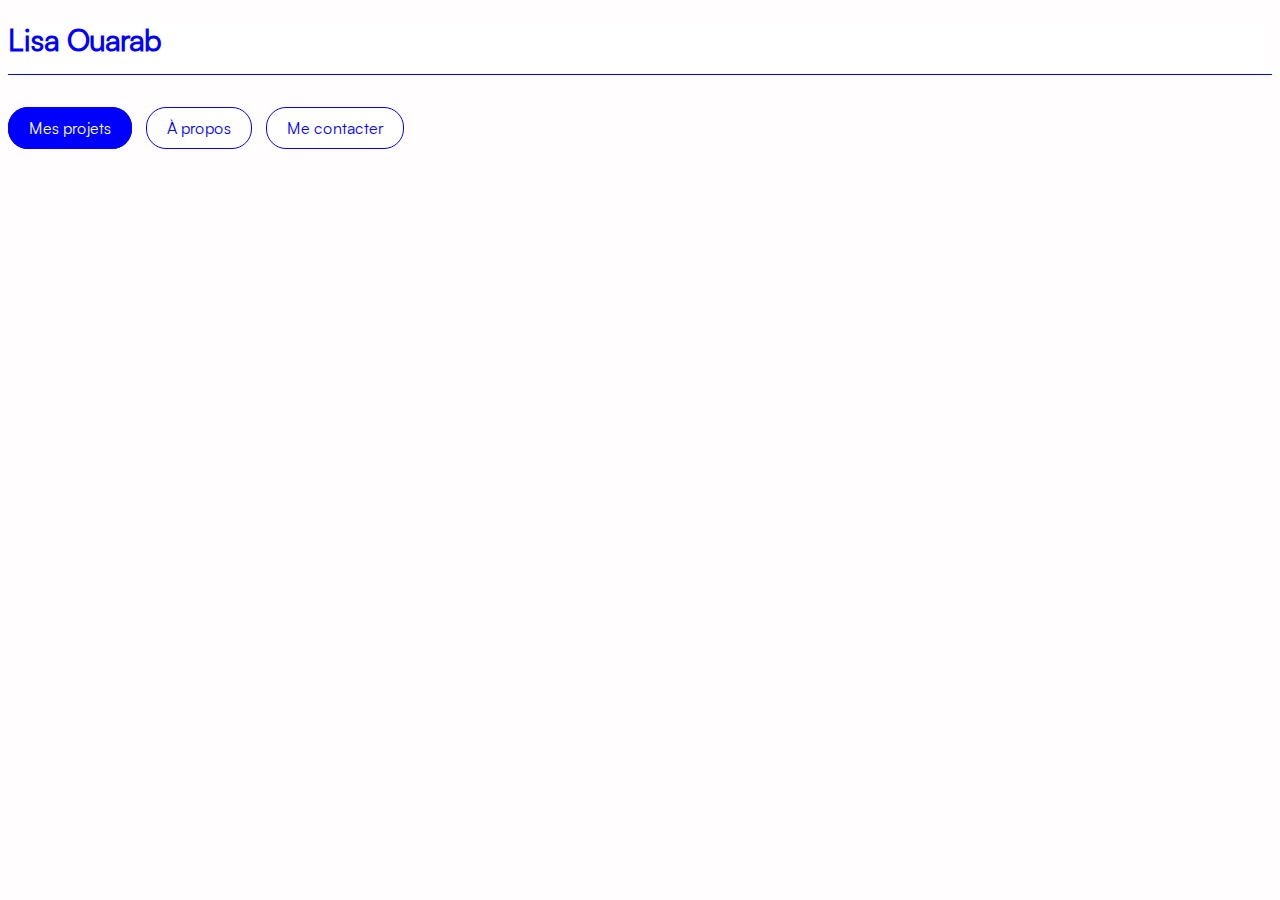
<file: pages/jpo.html>
<!DOCTYPE html>
<html lang="fr">
    <head>
        <meta charset="UTF-8">
        <meta name="viewport"
        content="width=device-width,initial-scale=1.0">
        <title> Lisa.O </title>
        <link rel="stylesheet" href="/style2.css">
    </head>
    <h1>Lisa Ouarab
        <br>
    </h1>
    <br>
   
        <nav class="nav">
         <a class="current" href="/index.html">Mes projets</a>
         <a href="/pages/àpropos.html">À propos</a>
         <a href="/pages/contact.html">Me contacter</a>
         
        </nav>
        <br>
        <br>
          
        <body>
            <div class="grid-main">
                <header class="header">
                    <div class="sticky">
                </header>
            </div>
</file>
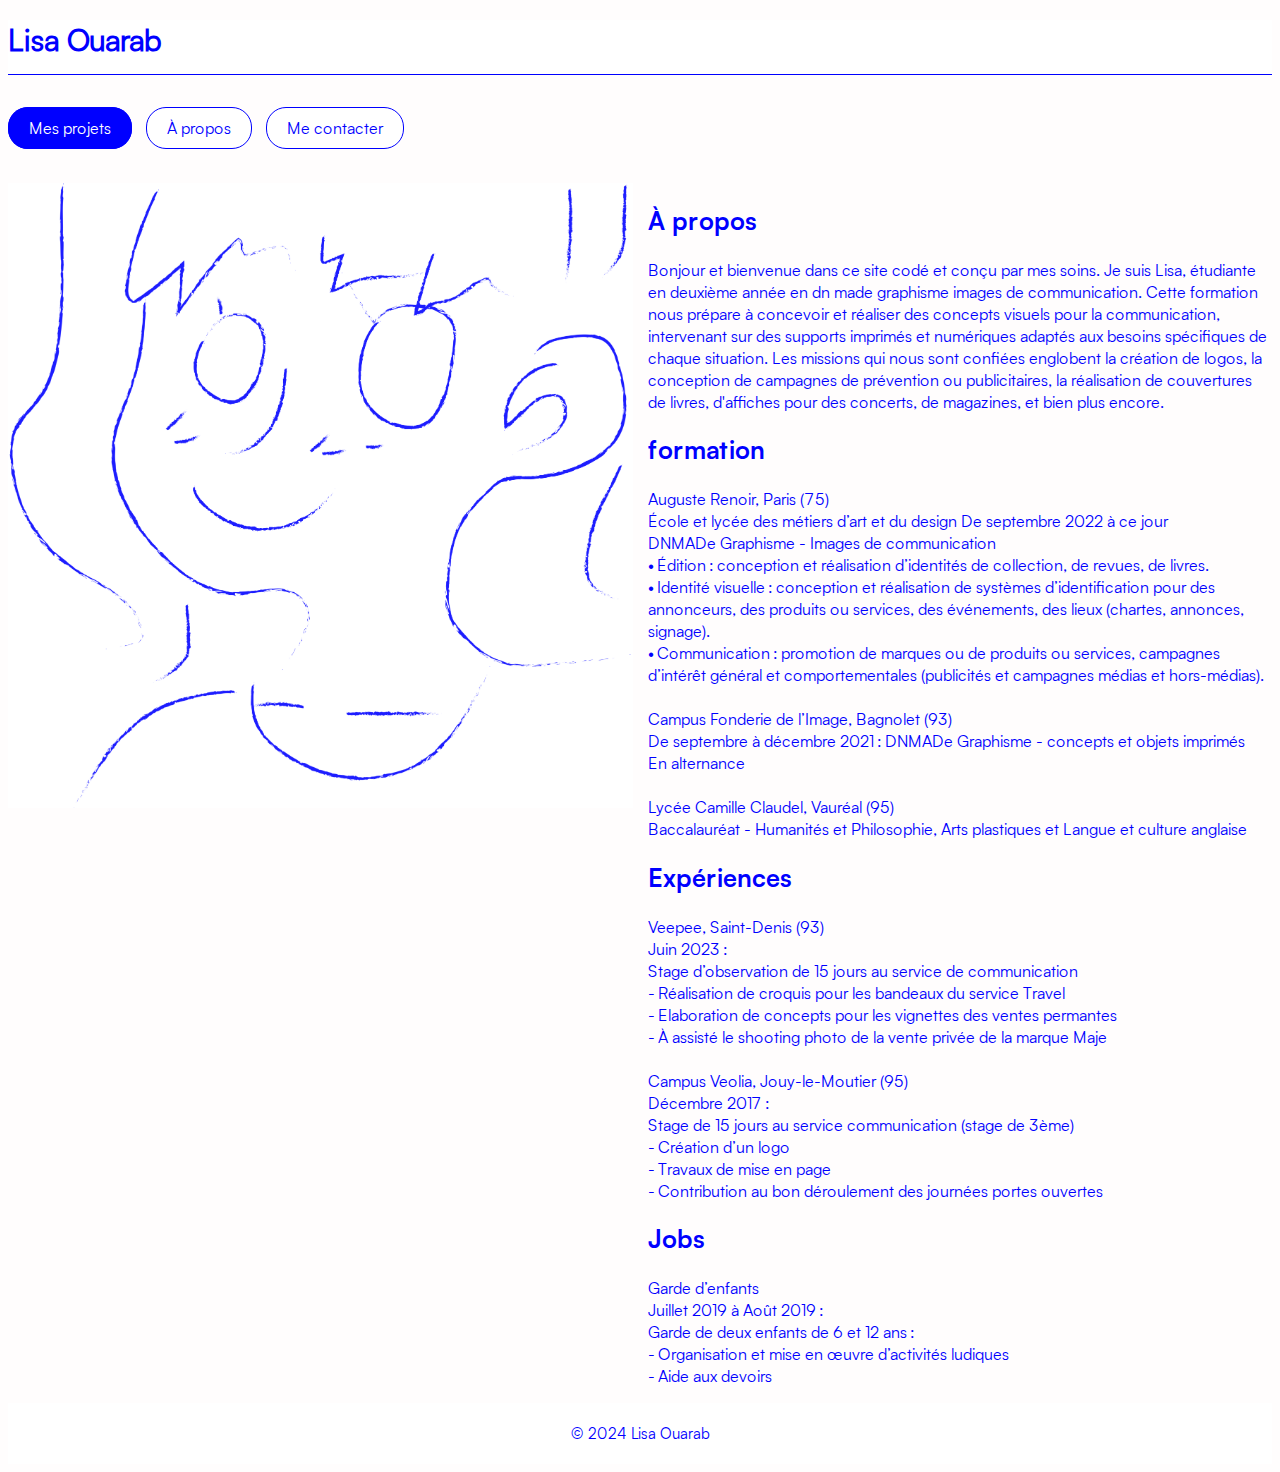
<file: pages/àpropos.html>
<!DOCTYPE html>
<html lang="fr">
    <head>
        <meta charset="UTF-8">
        <meta name="viewport"
        content="width=device-width,initial-scale=1.0">
        <title> Lisa.O </title>
        <link rel="stylesheet" href="/style2.css">
        <link rel="icon" type="image/png" sizes="16x16" href="sources/icone.png">
        <link rel="icon" type="image/png" sizes="32x32" href="sources/icone2.png">
    </head>
    <h1>Lisa Ouarab
        <br>
    </h1>
    <br>
   
        <nav class="nav">
            <a class="current" href="/index.html">Mes projets</a>
            <a href="/pages/àpropos.html">À propos</a>
            <a href="/pages/contact.html">Me contacter</a>
         
        </nav>
        <br>
        <br>
          
        <body>
            <div class="grid-main">
                <header class="header">
                    <div class="sticky">
                </header>
            </div>
            <div class="grid-main">
                
    <img src="/sources/moi.png"> 
    <div class="item">
        <h2>À propos</h2>
        <!-- <h3>Projet en riso</h3> -->
        
        <p> Bonjour et bienvenue dans ce site codé et conçu par mes soins. Je suis Lisa, étudiante en deuxième année en dn made graphisme images de communication. Cette formation nous prépare à concevoir et réaliser des concepts visuels pour la communication, intervenant sur des supports imprimés et numériques adaptés aux besoins spécifiques de chaque situation. Les missions qui nous sont confiées englobent la création de logos, la conception de campagnes de prévention ou publicitaires, la réalisation de couvertures de livres, d'affiches pour des concerts, de magazines, et bien plus encore.  </p> 
    <p><h2>formation</h2>
        Auguste Renoir, Paris (75)<br>
École et lycée des métiers d’art et du design De septembre 2022 à ce jour<br>
DNMADe Graphisme - Images de communication<br>
• Édition : conception et réalisation d’identités de collection, de revues, de livres.<br>
• Identité visuelle : conception et réalisation de systèmes d’identification pour des annonceurs, des produits ou services, des événements, des lieux (chartes, annonces, signage).<br>
• Communication : promotion de marques ou de produits ou services, campagnes d’intérêt général et comportementales (publicités et campagnes médias et hors-médias).<br>
<br>
Campus Fonderie de l’Image, Bagnolet (93)<br>
De septembre à décembre 2021 :
DNMADe Graphisme - concepts et objets imprimés <br> En alternance<br>
<br>
Lycée Camille Claudel, Vauréal (95)<br>
Baccalauréat - Humanités et Philosophie, Arts plastiques et Langue et culture anglaise
 </p>
 <p><h2>Expériences</h2>
    Veepee, Saint-Denis (93)<br>
    Juin 2023 : <br>
    Stage d’observation de 15 jours au service de communication<br>
    - Réalisation de croquis pour les bandeaux du service Travel<br>
    - Elaboration de concepts pour les vignettes des ventes permantes<br>
    - À assisté le shooting photo de la vente privée de la marque Maje<br>
    <br>
    
    Campus Veolia, Jouy-le-Moutier (95)<br>
    Décembre 2017 :<br>
    Stage de 15 jours au service communication (stage de 3ème)<br>
    - Création d’un logo<br>
    - Travaux de mise en page<br>
    - Contribution au bon déroulement des journées portes ouvertes<br>
    </p>

    <p><h2>Jobs</h2>
        Garde d’enfants<br>
        Juillet 2019 à Août 2019 :<br>
        Garde de deux enfants de 6 et 12 ans :<br>
        - Organisation et mise en œuvre d’activités ludiques <br>
        - Aide aux devoirs<br>
        </p>
    </div>
    
    <!-- <img src="/sources/plantes.png"> -->
    </div>
    <footer>
        <p>&copy; 2024 Lisa Ouarab </p>
    </footer>
    </body>
</file>
<file: style2.css>
@font-face {
    font-family: 'satoshi-regular';
    font-style: normal;
    /* font-weight: 400px; */
    src: url(/typo/Satoshi-Regular.ttf) format('truetype');
}

@font-face {
    font-family: 'satoshi-bold';
    font-style:normal;
    /* font-weight: 400px; */
    src: url(/typo/Satoshi-Bold.ttf) format('truetype');
}

header {
    position: fixed;
    /* background-color: #ffffff; */
    width: 100%;
}

.grid{
    display: grid;
    grid-template-columns: 1fr 1fr 1fr;
    gap: 15px;
    justify-items: center;
    align-items: center;
}

@media ( max-width: 640px){
    .grid {
        grid-template-columns: 1fr;
    }
}

.grid a{
    display: grid;
    background: blue;
    color: #fff;
    text-decoration: none;
    align-items: center;
    justify-items: center;
}

.grid a.color-1{
    background: blue;
}

.grid a.color-2{
    background: red;
}

.grid a img,
.grid a span{
    grid-column: 1/-1;
    grid-row: 1/-1;
}

.grid a span{
    opacity: 0;
}

.grid a:hover span{
    opacity: 1;
}

.grid a:hover img{
    opacity: 0.5;
}

img{
max-width: 100%;
height: auto;
}

.nav a.current{
    background: blue;
    color: #fff;
    transition: 0.s;
}

.nav a{
    color: blue;
    text-decoration: none;
    background-color:#fff;
    margin-right: 10px;
    padding: 10px 20px;
    border-radius: 20px;
    border-color: blue;
    border: 1px solid blue;
}


body{
    background: rgb(255, 253, 253);
    color: blue;
    font-family:'satoshi-regular';
}


h1{
    font-family:'satoshi-regular'; 
    font-size: 30px;
    border-color:#fff;
    background-color: #fff;
    padding-bottom: 14px;
    border-bottom: 1px solid blue;
}

h2{
    font-family:'satoshi-bold'; 
    font-size: 25px;
    border-color: blue;
}

h3{
    font-family: 'satoshi-regular';
    font-size: 20px;
    border-color: blue;
}

h4{
    font-family: 'satoshi-regular';
    font-size: 15px;
    border-color: blue;
    justify-items: center;
    align-items: center;
    
}

h5{
    font-family: 'satoshi-regular';
    font-size: 12px;
    /* border-color: blue; */
    border: 1px solid blue;
    border-radius: 20px;
    padding: 10px 20px;
}

@media ( max-width: 640px) {
    h5 {
        font-size: 10px;
        border-radius: 10px;
        padding: 5px 10px;
    }
    h4{
        font-size: 12px;
    }
    h3{
        font-size: 16px;
    }
    h2{
        font-size: 23px;
    }
    h1{
        font-size: 28px;
    }
}

.hr {
    border-color: blue;
    border-radius: 1px;
}

.grid-main{
    display: grid;
    grid-template-columns: 1fr 1fr;
    gap: 15px;
    top: 0px;
}

.sticky{
    position: sticky;
    top: 0px;
}

.images{
    display: grid;
    gap:15px;
}

/* styles.css
body {
    font-family: Arial, sans-serif;
    background-color: #f0f0f0;
    margin: 0;
    padding: 0;
} */

.message-container {
    max-width: 600px;
    margin: 20px auto;
    padding: 20px;
    background-color: #fff;
    border: 1px solid #ccc;
    border-radius: 20px;
}

.message {
    margin-bottom: 20px;
    padding: 10px;
    background-color: #f9f9f9;
    border-radius: 20px;
}

.sender {
    font-weight: bold;
}

.timestamp {
    color: blue;
    font-size: 0.8em;
}

.message-body {
    margin-top: 5px;
}

.input-container {
    margin-top: 20px;
}

input[type="email"],
input[type="text"],
textarea {
    width: 100%;
    padding: 10px;
    box-sizing: border-box;
    border: 1px solid blue;
    border-radius: 20px;
    margin-bottom: 10px;
    resize: none;
}

button {
    padding: 10px 20px;
    background-color: blue;
    color: #fff;
    border: none;
    border-radius: 20px;
    cursor: pointer;
}

button:hover {
    background-color: blue;
}

footer {
    /* padding-top: 20px;
    border-top: 1px solid blue; */
    background-color: #ffffff;
    font-size: 15px;
    color: blue;
    text-align: center;
    padding: 5px 0;
    /* position: fixed; */
    bottom: 0;
    left: 0;
    width: 100%;
}
</file>
